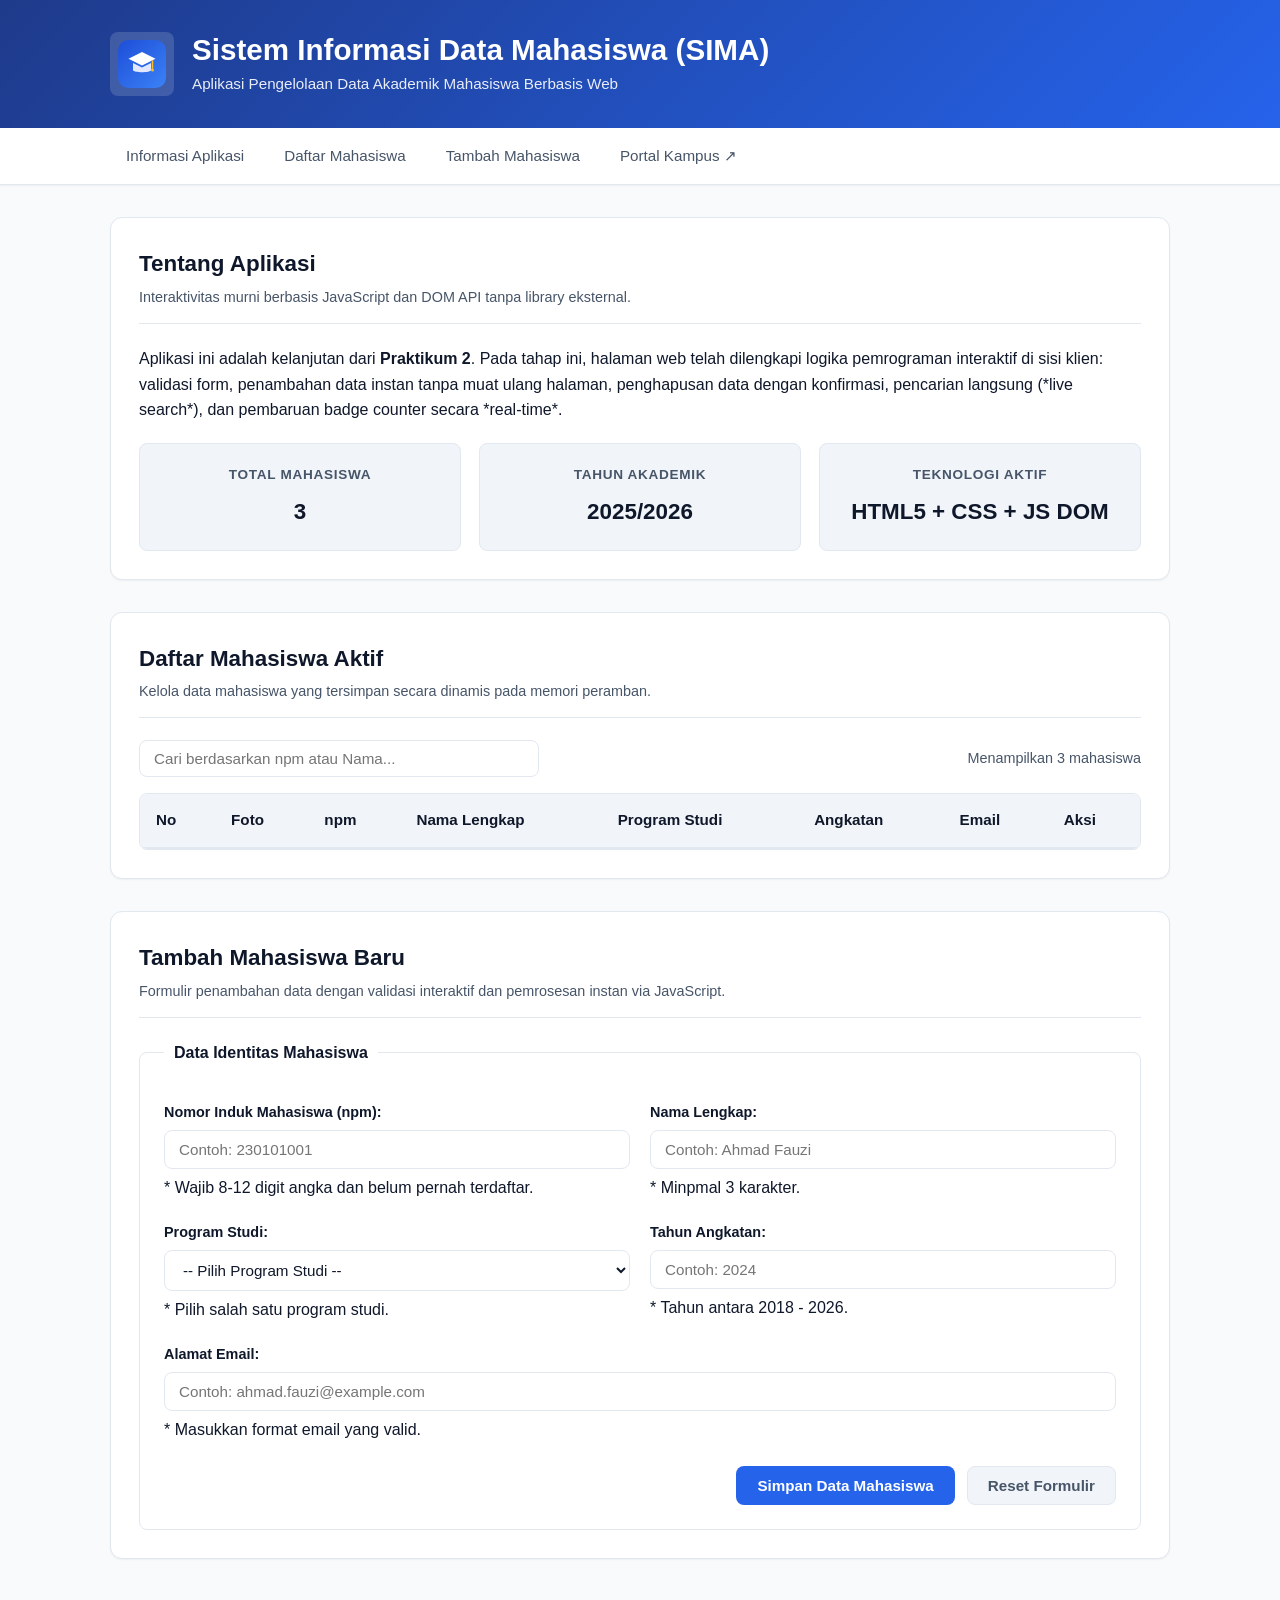
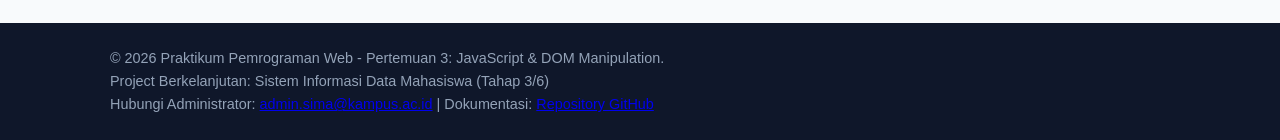
<file: index.html>
<!DOCTYPE html>
<html lang="id">
<head>
    <meta charset="UTF-8">
    <meta name="viewport" content="width=device-width, initial-scale=1.0">
    <title>Sistem Informasi Data Mahasiswa - Praktikum 3</title>
    <link rel="stylesheet" href="style.css">
</head>
<body>

    <!-- 1. Header Aplikasi -->
    <header class="site-header">
        <div class="container header-brand">
            <a href="index.html" class="brand-logo" title="Beranda SIMA">
                <img src="img/logo-sima.svg" alt="Logo Resmi SIMA Kampus" width="48" height="48">
            </a>
            <div>
                <h1>Sistem Informasi Data Mahasiswa (SIMA)</h1>
                <p>Aplikasi Pengelolaan Data Akademik Mahasiswa Berbasis Web</p>
            </div>
        </div>
    </header>

    <!-- 2. Navigation Bar Sticky -->
    <nav class="site-nav">
        <div class="container">
            <ul>
                <li><a href="#informasi">Informasi Aplikasi</a></li>
                <li><a href="#daftar-mahasiswa">Daftar Mahasiswa</a></li>
                <li><a href="#form-tambah">Tambah Mahasiswa</a></li>
                <li><a href="https://kampus.ac.id" target="_blank" rel="noopener noreferrer">Portal Kampus &UpperRightArrow;</a></li>
            </ul>
        </div>
    </nav>

    <!-- Konten Utama Halaman -->
    <main>
        <div class="container">

            <!-- Kotak Notifikasi Alert Dinamis (dikontrol oleh JS) -->
            <div id="alert-box" class="alert-box" role="alert"></div>

            <!-- 3. Section Informasi Aplikasi -->
            <section id="informasi" class="content-section">
                <div class="section-header">
                    <h2>Tentang Aplikasi</h2>
                    <p>Interaktivitas murni berbasis JavaScript dan DOM API tanpa library eksternal.</p>
                </div>
                <p>
                    Aplikasi ini adalah kelanjutan dari <strong>Praktikum 2</strong>. Pada tahap ini, 
                    halaman web telah dilengkapi logika pemrograman interaktif di sisi klien: validasi form, 
                    penambahan data instan tanpa muat ulang halaman, penghapusan data dengan konfirmasi, 
                    pencarian langsung (*live search*), dan pembaruan badge counter secara *real-time*.
                </p>

                <div class="info-grid">
                    <article class="info-card">
                        <h3>Total Mahasiswa</h3>
                        <p id="total-mahasiswa-badge" class="counter-highlight">3</p>
                    </article>
                    <article class="info-card">
                        <h3>Tahun Akademik</h3>
                        <p>2025/2026</p>
                    </article>
                    <article class="info-card">
                        <h3>Teknologi Aktif</h3>
                        <p>HTML5 + CSS + JS DOM</p>
                    </article>
                </div>
            </section>

            <!-- 4. Section Daftar Mahasiswa, Toolbar Pencarian & 5. Tabel Data -->
            <section id="daftar-mahasiswa" class="content-section">
                <div class="section-header">
                    <h2>Daftar Mahasiswa Aktif</h2>
                    <p>Kelola data mahasiswa yang tersimpan secara dinamis pada memori peramban.</p>
                </div>

                <!-- Toolbar Pencarian dan Ringkasan Jumlah -->
                <div class="table-toolbar">
                    <div class="search-box">
                        <input 
                            type="search" 
                            id="input-search" 
                            class="search-input" 
                            placeholder="Cari berdasarkan npm atau Nama...">
                    </div>
                    <div id="total-mahasiswa-info" class="status-summary">
                        Menampilkan 3 mahasiswa
                    </div>
                </div>

                <!-- Tabel Data Responsif -->
                <div class="table-responsive">
                    <table class="data-table">
                        <thead>
                            <tr>
                                <th>No</th>
                                <th>Foto</th>
                                <th>npm</th>
                                <th>Nama Lengkap</th>
                                <th>Program Studi</th>
                                <th>Angkatan</th>
                                <th>Email</th>
                                <th>Aksi</th>
                            </tr>
                        </thead>
                        <tbody id="tabel-body-mahasiswa">
                            <!-- Baris tabel akan di-generate secara dinamis oleh app.js -->
                        </tbody>
                    </table>
                </div>
            </section>

            <!-- 6. Section Form Tambah Mahasiswa dengan Validasi JS -->
            <section id="form-tambah" class="content-section">
                <div class="section-header">
                    <h2>Tambah Mahasiswa Baru</h2>
                    <p>Formulir penambahan data dengan validasi interaktif dan pemrosesan instan via JavaScript.</p>
                </div>

                <form id="form-tambah-mahasiswa" class="app-form" novalidate>
                    <fieldset>
                        <legend>Data Identitas Mahasiswa</legend>

                        <div class="form-grid">
                            <div class="form-group">
                                <label for="npm" class="form-label">Nomor Induk Mahasiswa (npm):</label>
                                <input 
                                    type="text" 
                                    id="npm" 
                                    name="npm" 
                                    class="form-input" 
                                    placeholder="Contoh: 230101001">
                                <span class="form-help">* Wajib 8-12 digit angka dan belum pernah terdaftar.</span>
                            </div>

                            <div class="form-group">
                                <label for="nama" class="form-label">Nama Lengkap:</label>
                                <input 
                                    type="text" 
                                    id="nama" 
                                    name="nama" 
                                    class="form-input" 
                                    placeholder="Contoh: Ahmad Fauzi">
                                <span class="form-help">* Minpmal 3 karakter.</span>
                            </div>

                            <div class="form-group">
                                <label for="program_studi" class="form-label">Program Studi:</label>
                                <select id="program_studi" name="program_studi" class="form-select">
                                    <option value="">-- Pilih Program Studi --</option>
                                    <option value="Teknik Informatika">Teknik Informatika</option>
                                    <option value="Sistem Informasi">Sistem Informasi</option>
                                    <option value="Teknologi Informasi">Teknologi Informasi</option>
                                    <option value="Rekayasa Perangkat Lunak">Rekayasa Perangkat Lunak</option>
                                </select>
                                <span class="form-help">* Pilih salah satu program studi.</span>
                            </div>

                            <div class="form-group">
                                <label for="angkatan" class="form-label">Tahun Angkatan:</label>
                                <input 
                                    type="number" 
                                    id="angkatan" 
                                    name="angkatan" 
                                    class="form-input" 
                                    placeholder="Contoh: 2024">
                                <span class="form-help">* Tahun antara 2018 - 2026.</span>
                            </div>

                            <div class="form-group full-width">
                                <label for="email" class="form-label">Alamat Email:</label>
                                <input 
                                    type="email" 
                                    id="email" 
                                    name="email" 
                                    class="form-input" 
                                    placeholder="Contoh: ahmad.fauzi@example.com">
                                <span class="form-help">* Masukkan format email yang valid.</span>
                            </div>
                        </div>

                        <div class="form-actions">
                            <button type="submit" class="btn btn-primary">Simpan Data Mahasiswa</button>
                            <button type="reset" class="btn btn-secondary">Reset Formulir</button>
                        </div>
                    </fieldset>
                </form>
            </section>

        </div>
    </main>

    <!-- 7. Footer -->
    <footer class="site-footer">
        <div class="container">
            <p>&copy; 2026 Praktikum Pemrograman Web - Pertemuan 3: JavaScript & DOM Manipulation.</p>
            <p>Project Berkelanjutan: Sistem Informasi Data Mahasiswa (Tahap 3/6)</p>
            <p>
                Hubungi Administrator: <a href="mailto:admin.sima@kampus.ac.id">admin.sima@kampus.ac.id</a> | 
                Dokumentasi: <a href="https://github.com" target="_blank" rel="noopener noreferrer">Repository GitHub</a>
            </p>
        </div>
    </footer>

    <!-- Tambahkan Script JavaScript Eksternal -->
    <script src="app.js"></script>
</body>
</html>
</file>
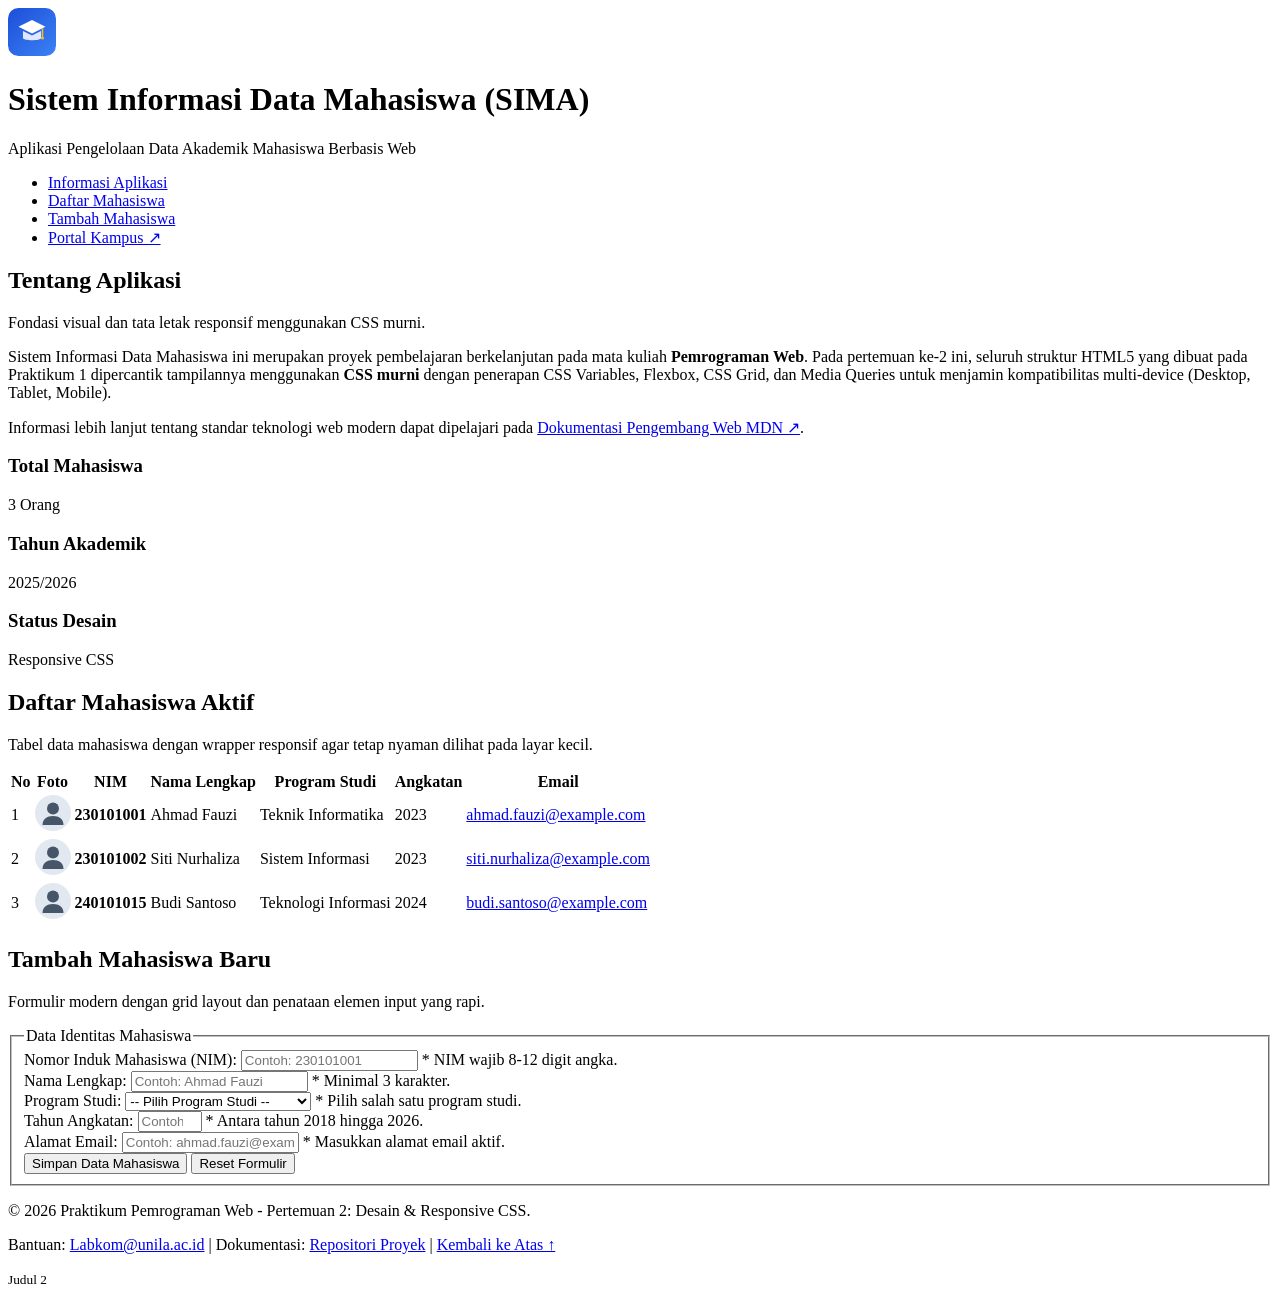
<file: 02/index.html>
<!DOCTYPE html>
<html lang="id">
<head>
    <meta charset="UTF-8">
    <meta name="viewport" content="width=device-width, initial-scale=1.0">
    <title>Sistem Informasi Data Mahasiswa - Praktikum 2</title>
    <!-- Hubungkan dengan stylesheet CSS murni (tanpa framework) -->

</head>
<body id="top">

    <!-- 1. Header Aplikasi -->
    <header class="site-header">
        <div class="container header-brand">
            <a href="index.html" class="brand-logo" title="Beranda SIMA">
                <img src="img/logo-sima.svg" alt="Logo Resmi SIMA Kampus" width="48" height="48">
            </a>
            <div>
                <h1>Sistem Informasi Data Mahasiswa (SIMA)</h1>
                <p>Aplikasi Pengelolaan Data Akademik Mahasiswa Berbasis Web</p>
            </div>
        </div>
    </header>

    <!-- 2. Navigation Bar Sticky -->
    <nav class="site-nav">
        <div class="container">
            <ul>
                <li><a href="#informasi">Informasi Aplikasi</a></li>
                <li><a href="#daftar-mahasiswa">Daftar Mahasiswa</a></li>
                <li><a href="#form-tambah">Tambah Mahasiswa</a></li>
                <li><a href="https://kampus.ac.id" target="_blank" rel="noopener noreferrer">Portal Kampus &UpperRightArrow;</a></li>
            </ul>
        </div>
    </nav>

    <!-- Konten Utama Halaman -->
    <main>
        <div class="container">

            <!-- 3. Section Informasi Aplikasi -->
            <section id="informasi" class="content-section">
                <div class="section-header">
                    <h2>Tentang Aplikasi</h2>
                    <p>Fondasi visual dan tata letak responsif menggunakan CSS murni.</p>
                </div>
                <div class="section-body">
                    <p>
                        Sistem Informasi Data Mahasiswa ini merupakan proyek pembelajaran berkelanjutan 
                        pada mata kuliah <strong>Pemrograman Web</strong>. Pada pertemuan ke-2 ini, seluruh 
                        struktur HTML5 yang dibuat pada Praktikum 1 dipercantik tampilannya menggunakan 
                        <strong>CSS murni</strong> dengan penerapan CSS Variables, Flexbox, CSS Grid, dan 
                        Media Queries untuk menjamin kompatibilitas multi-device (Desktop, Tablet, Mobile).
                    </p>
                    <p>
                        Informasi lebih lanjut tentang standar teknologi web modern dapat dipelajari pada 
                        <a href="https://developer.mozilla.org/id/" target="_blank" rel="noopener noreferrer" class="link-email">Dokumentasi Pengembang Web MDN &UpperRightArrow;</a>.
                    </p>
                </div>

                <!-- Grid Kartu Informasi Sistem -->
                <div class="info-grid">
                    <article class="info-card">
                        <h3>Total Mahasiswa</h3>
                        <p>3 Orang</p>
                    </article>
                    <article class="info-card">
                        <h3>Tahun Akademik</h3>
                        <p>2025/2026</p>
                    </article>
                    <article class="info-card">
                        <h3>Status Desain</h3>
                        <p>Responsive CSS</p>
                    </article>
                </div>
            </section>

            <!-- 4. Section Daftar Mahasiswa & 5. Tabel Data Mahasiswa -->
            <section id="daftar-mahasiswa" class="content-section">
                <div class="section-header">
                    <h2>Daftar Mahasiswa Aktif</h2>
                    <p>Tabel data mahasiswa dengan wrapper responsif agar tetap nyaman dilihat pada layar kecil.</p>
                </div>

                <!-- Wrapper overflow responsif untuk tabel -->
                <div class="table-responsive">
                    <table class="data-table">
                        <thead>
                            <tr>
                                <th>No</th>
                                <th>Foto</th>
                                <th>NIM</th>
                                <th>Nama Lengkap</th>
                                <th>Program Studi</th>
                                <th>Angkatan</th>
                                <th>Email</th>
                            </tr>
                        </thead>
                        <tbody>
                            <tr>
                                <td>1</td>
                                <td>
                                    <img src="img/avatar-default.svg" alt="Foto Ahmad Fauzi" class="avatar-img" width="36" height="36">
                                </td>
                                <td><strong>230101001</strong></td>
                                <td>Ahmad Fauzi</td>
                                <td><span class="badge">Teknik Informatika</span></td>
                                <td>2023</td>
                                <td><a href="mailto:ahmad.fauzi@example.com" class="link-email">ahmad.fauzi@example.com</a></td>
                            </tr>
                            <tr>
                                <td>2</td>
                                <td>
                                    <img src="img/avatar-default.svg" alt="Foto Siti Nurhaliza" class="avatar-img" width="36" height="36">
                                </td>
                                <td><strong>230101002</strong></td>
                                <td>Siti Nurhaliza</td>
                                <td><span class="badge">Sistem Informasi</span></td>
                                <td>2023</td>
                                <td><a href="mailto:siti.nurhaliza@example.com" class="link-email">siti.nurhaliza@example.com</a></td>
                            </tr>
                            <tr>
                                <td>3</td>
                                <td>
                                    <img src="img/avatar-default.svg" alt="Foto Budi Santoso" class="avatar-img" width="36" height="36">
                                </td>
                                <td><strong>240101015</strong></td>
                                <td>Budi Santoso</td>
                                <td><span class="badge">Teknologi Informasi</span></td>
                                <td>2024</td>
                                <td><a href="mailto:budi.santoso@example.com" class="link-email">budi.santoso@example.com</a></td>
                            </tr>
                        </tbody>
                    </table>
                </div>
            </section>

            <!-- 6. Section Form Tambah Mahasiswa -->
            <section id="form-tambah" class="content-section">
                <div class="section-header">
                    <h2>Tambah Mahasiswa Baru</h2>
                    <p>Formulir modern dengan grid layout dan penataan elemen input yang rapi.</p>
                </div>

                <form action="#" method="post" class="app-form">
                    <fieldset>
                        <legend>Data Identitas Mahasiswa</legend>

                        <div class="form-grid">
                            <div class="form-group">
                                <label for="nim" class="form-label">Nomor Induk Mahasiswa (NIM):</label>
                                <input 
                                    type="text" 
                                    id="nim" 
                                    name="nim" 
                                    class="form-input" 
                                    placeholder="Contoh: 230101001" 
                                    required 
                                    pattern="[0-9]{8,12}" 
                                    title="NIM harus berupa angka 8-12 digit">
                                <span class="form-help">* NIM wajib 8-12 digit angka.</span>
                            </div>

                            <div class="form-group">
                                <label for="nama" class="form-label">Nama Lengkap:</label>
                                <input 
                                    type="text" 
                                    id="nama" 
                                    name="nama" 
                                    class="form-input" 
                                    placeholder="Contoh: Ahmad Fauzi" 
                                    required 
                                    minlength="3" 
                                    maxlength="100">
                                <span class="form-help">* Minimal 3 karakter.</span>
                            </div>

                            <div class="form-group">
                                <label for="program_studi" class="form-label">Program Studi:</label>
                                <select id="program_studi" name="program_studi" class="form-select" required>
                                    <option value="">-- Pilih Program Studi --</option>
                                    <option value="Teknik Informatika">Teknik Informatika</option>
                                    <option value="Sistem Informasi">Sistem Informasi</option>
                                    <option value="Teknologi Informasi">Teknologi Informasi</option>
                                    <option value="Rekayasa Perangkat Lunak">Rekayasa Perangkat Lunak</option>
                                </select>
                                <span class="form-help">* Pilih salah satu program studi.</span>
                            </div>

                            <div class="form-group">
                                <label for="angkatan" class="form-label">Tahun Angkatan:</label>
                                <input 
                                    type="number" 
                                    id="angkatan" 
                                    name="angkatan" 
                                    class="form-input" 
                                    placeholder="Contoh: 2024" 
                                    required 
                                    min="2018" 
                                    max="2026">
                                <span class="form-help">* Antara tahun 2018 hingga 2026.</span>
                            </div>

                            <div class="form-group full-width">
                                <label for="email" class="form-label">Alamat Email:</label>
                                <input 
                                    type="email" 
                                    id="email" 
                                    name="email" 
                                    class="form-input" 
                                    placeholder="Contoh: ahmad.fauzi@example.com" 
                                    required>
                                <span class="form-help">* Masukkan alamat email aktif.</span>
                            </div>
                        </div>

                        <div class="form-actions">
                            <button type="submit" class="btn btn-primary">Simpan Data Mahasiswa</button>
                            <button type="reset" class="btn btn-secondary">Reset Formulir</button>
                        </div>
                    </fieldset>
                </form>
            </section>

        </div>
    </main>

    <!-- 7. Footer -->
    <footer class="site-footer">
        <div class="container">
            <p>&copy; 2026 Praktikum Pemrograman Web - Pertemuan 2: Desain & Responsive CSS.</p>
            <p>
                Bantuan: <a href="mailto:kelas@C">Labkom@unila.ac.id</a> | 
                Dokumentasi: <a href="https://github.com" target="_blank" rel="noopener noreferrer">Repositori Proyek</a> | 
                <a href="#top">Kembali ke Atas &uarr;</a>
            </p>
            <p><small>Judul 2</small></p>
        </div>
    </footer>

</body>
</html>
</file>
<file: style.css>
/* ==========================================================================
   Praktikum 3: Implementasi Interaktivitas Web Menggunakan JavaScript dan DOM
   Project: Sistem Informasi Data Mahasiswa (SIMA)
   Mewarisi & Memperluas Praktikum 2 (Native CSS)
   ========================================================================== */

/* 1. CSS Variables */
:root {
    --primary-color: #2563eb;
    --primary-hover: #1d4ed8;
    --primary-light: #eff6ff;
    --secondary-color: #64748b;
    --secondary-hover: #475569;
    --success-color: #10b981;
    --success-light: #ecfdf5;
    --danger-color: #ef4444;
    --danger-hover: #dc2626;
    --danger-light: #fef2f2;
    --warning-color: #f59e0b;
    
    --bg-page: #f8fafc;
    --bg-surface: #ffffff;
    --bg-surface-alt: #f1f5f9;
    
    --text-primary: #0f172a;
    --text-secondary: #475569;
    --text-muted: #94a3b8;
    --text-inverse: #ffffff;
    
    --border-color: #e2e8f0;
    --border-radius-sm: 4px;
    --border-radius-md: 8px;
    --border-radius-lg: 12px;
    
    --shadow-sm: 0 1px 2px 0 rgba(0, 0, 0, 0.05);
    --shadow-md: 0 4px 6px -1px rgba(0, 0, 0, 0.1), 0 2px 4px -2px rgba(0, 0, 0, 0.1);
    
    --font-main: -apple-system, BlinkMacSystemFont, "Segoe UI", Roboto, Oxygen, Ubuntu, Cantarell, "Helvetica Neue", sans-serif;
    --line-height-normal: 1.6;
}

/* 2. Reset & Base Styles */
*, *::before, *::after {
    box-sizing: border-box;
    margin: 0;
    padding: 0;
}

html {
    scroll-behavior: smooth;
}

body {
    font-family: var(--font-main);
    line-height: var(--line-height-normal);
    color: var(--text-primary);
    background-color: var(--bg-page);
    min-height: 100vh;
    display: flex;
    flex-direction: column;
}

.container {
    width: 100%;
    max-width: 1100px;
    margin-left: auto;
    margin-right: auto;
    padding-left: 20px;
    padding-right: 20px;
}

/* 3. Header */
.site-header {
    background: linear-gradient(135deg, #1e3a8a 0%, #2563eb 100%);
    color: var(--text-inverse);
    padding: 32px 0;
    box-shadow: var(--shadow-md);
}

.header-brand {
    display: flex;
    align-items: center;
    gap: 18px;
}

.brand-logo {
    display: flex;
    align-items: center;
    justify-content: center;
    background-color: rgba(255, 255, 255, 0.15);
    padding: 8px;
    border-radius: var(--border-radius-md);
    transition: transform 0.2s ease, background-color 0.2s ease;
}

.brand-logo:hover {
    transform: scale(1.05);
    background-color: rgba(255, 255, 255, 0.25);
}

.header-brand h1 {
    font-size: 1.85rem;
    font-weight: 700;
    line-height: 1.2;
    margin-bottom: 4px;
}

.header-brand p {
    font-size: 0.95rem;
    opacity: 0.9;
}

/* 4. Navigation Bar */
.site-nav {
    background-color: var(--bg-surface);
    border-bottom: 1px solid var(--border-color);
    position: sticky;
    top: 0;
    z-index: 100;
    box-shadow: var(--shadow-sm);
}

.site-nav ul {
    list-style: none;
    display: flex;
    gap: 8px;
    overflow-x: auto;
    padding: 6px 0;
}

.site-nav a {
    display: block;
    padding: 10px 16px;
    color: var(--text-secondary);
    text-decoration: none;
    font-weight: 500;
    font-size: 0.95rem;
    border-radius: var(--border-radius-sm);
    transition: all 0.2s ease;
    white-space: nowrap;
}

.site-nav a:hover {
    color: var(--primary-color);
    background-color: var(--primary-light);
}

/* 5. Main Content & Sections */
main {
    flex: 1;
    padding: 32px 0;
}

.content-section {
    background-color: var(--bg-surface);
    border: 1px solid var(--border-color);
    border-radius: var(--border-radius-lg);
    padding: 28px;
    margin-bottom: 32px;
    box-shadow: var(--shadow-sm);
}

.section-header {
    border-bottom: 1px solid var(--border-color);
    padding-bottom: 14px;
    margin-bottom: 22px;
}

.section-header h2 {
    font-size: 1.4rem;
    color: var(--text-primary);
    font-weight: 700;
}

.section-header p {
    font-size: 0.9rem;
    color: var(--text-secondary);
    margin-top: 4px;
}

/* Info Grid */
.info-grid {
    display: grid;
    grid-template-columns: repeat(auto-fit, minmax(220px, 1fr));
    gap: 18px;
    margin-top: 20px;
}

.info-card {
    background-color: var(--bg-surface-alt);
    border: 1px solid var(--border-color);
    border-radius: var(--border-radius-md);
    padding: 20px;
    text-align: center;
}

.info-card h3 {
    font-size: 0.85rem;
    text-transform: uppercase;
    letter-spacing: 0.05em;
    color: var(--text-secondary);
    margin-bottom: 8px;
}

.info-card p {
    font-size: 1.4rem;
    font-weight: 700;
    color: var(--text-primary);
}

.counter-highlight {
    color: var(--primary-color);
}

/* 6. Alert Notification Box (Dinamis dari JS) */
.alert-box {
    padding: 14px 18px;
    border-radius: var(--border-radius-md);
    margin-bottom: 20px;
    font-size: 0.95rem;
    font-weight: 500;
    display: none;
    animation: fadeIn 0.3s ease;
}

.alert-box.show {
    display: block;
}

.alert-success {
    background-color: var(--success-light);
    color: #065f46;
    border: 1px solid #a7f3d0;
}

.alert-danger {
    background-color: var(--danger-light);
    color: #991b1b;
    border: 1px solid #fecaca;
}

.alert-info {
    background-color: var(--primary-light);
    color: #1e40af;
    border: 1px solid #bfdbfe;
}

@keyframes fadeIn {
    from { opacity: 0; transform: translateY(-6px); }
    to { opacity: 1; transform: translateY(0); }
}

/* 7. Search Bar Container */
.table-toolbar {
    display: flex;
    justify-content: space-between;
    align-items: center;
    flex-wrap: wrap;
    gap: 12px;
    margin-bottom: 16px;
}

.search-box {
    position: relative;
    flex: 1;
    max-width: 400px;
}

.search-input {
    width: 100%;
    padding: 9px 14px;
    font-size: 0.95rem;
    border: 1.5px solid var(--border-color);
    border-radius: var(--border-radius-md);
    outline: none;
    transition: all 0.2s;
}

.search-input:focus {
    border-color: var(--primary-color);
    box-shadow: 0 0 0 3px rgba(37, 99, 235, 0.15);
}

.status-summary {
    font-size: 0.9rem;
    color: var(--text-secondary);
    font-weight: 500;
}

/* 8. Data Table */
.table-responsive {
    width: 100%;
    overflow-x: auto;
    border-radius: var(--border-radius-md);
    border: 1px solid var(--border-color);
}

.data-table {
    width: 100%;
    border-collapse: collapse;
    font-size: 0.95rem;
    text-align: left;
}

.data-table thead {
    background-color: var(--bg-surface-alt);
    border-bottom: 2px solid var(--border-color);
}

.data-table th {
    padding: 14px 16px;
    font-weight: 600;
    color: var(--text-primary);
    white-space: nowrap;
}

.data-table td {
    padding: 14px 16px;
    border-bottom: 1px solid var(--border-color);
    color: var(--text-secondary);
    vertical-align: middle;
}

.data-table tbody tr:hover {
    background-color: #f8fafc;
}

.avatar-img {
    width: 36px;
    height: 36px;
    border-radius: 50%;
    object-fit: cover;
    display: block;
}

.badge {
    display: inline-block;
    padding: 4px 10px;
    font-size: 0.8rem;
    font-weight: 600;
    border-radius: 9999px;
    background-color: var(--primary-light);
    color: var(--primary-color);
}

.link-email {
    color: var(--primary-color);
    text-decoration: none;
}

.link-email:hover {
    text-decoration: underline;
}

.empty-row {
    text-align: center;
    padding: 32px !important;
    color: var(--text-muted);
    font-style: italic;
}

/* 9. Form Styles */
.app-form fieldset {
    border: 1px solid var(--border-color);
    border-radius: var(--border-radius-md);
    padding: 24px;
}

.app-form legend {
    font-size: 1rem;
    font-weight: 600;
    color: var(--text-primary);
    padding: 0 10px;
}

.form-grid {
    display: grid;
    grid-template-columns: repeat(2, 1fr);
    gap: 20px;
    margin-top: 12px;
}

.form-group {
    display: flex;
    flex-direction: column;
    gap: 6px;
}

.form-group.full-width {
    grid-column: 1 / -1;
}

.form-group label {
    font-size: 0.9rem;
    font-weight: 600;
    color: var(--text-primary);
}

.required {
    color: var(--danger-color);
}

.form-group input,
.form-group select {
    padding: 10px 14px;
    font-size: 0.95rem;
    border: 1px solid var(--border-color);
    border-radius: var(--border-radius-md);
    background-color: var(--bg-surface);
    color: var(--text-primary);
    outline: none;
    transition: all 0.2s ease;
}

.form-group input:focus,
.form-group select:focus {
    border-color: var(--primary-color);
    box-shadow: 0 0 0 3px rgba(37, 99, 235, 0.15);
}

.form-actions {
    display: flex;
    justify-content: flex-end;
    gap: 12px;
    margin-top: 24px;
}

/* 10. Buttons */
.btn {
    display: inline-flex;
    align-items: center;
    justify-content: center;
    padding: 10px 20px;
    font-size: 0.95rem;
    font-weight: 600;
    border-radius: var(--border-radius-md);
    border: 1px solid transparent;
    cursor: pointer;
    transition: all 0.2s ease;
    text-decoration: none;
}

.btn-primary {
    background-color: var(--primary-color);
    color: var(--text-inverse);
}

.btn-primary:hover {
    background-color: var(--primary-hover);
}

.btn-secondary {
    background-color: var(--bg-surface-alt);
    color: var(--text-secondary);
    border-color: var(--border-color);
}

.btn-secondary:hover {
    background-color: #e2e8f0;
    color: var(--text-primary);
}

.btn-danger {
    background-color: var(--danger-color);
    color: var(--text-inverse);
}

.btn-danger:hover {
    background-color: var(--danger-hover);
}

.btn-sm {
    padding: 6px 12px;
    font-size: 0.85rem;
}

/* 11. Footer */
.site-footer {
    background-color: #0f172a;
    color: #94a3b8;
    padding: 24px 0;
    font-size: 0.9rem;
    margin-top: auto;
}

.footer-content {
    display: flex;
    justify-content: space-between;
    align-items: center;
    flex-wrap: wrap;
    gap: 12px;
}

/* 12. Media Queries */
@media (max-width: 768px) {
    .form-grid {
        grid-template-columns: 1fr;
    }
    
    .header-brand {
        flex-direction: column;
        text-align: center;
    }
    
    .table-toolbar {
        flex-direction: column;
        align-items: stretch;
    }
    
    .search-box {
        max-width: 100%;
    }
    
    .footer-content {
        flex-direction: column;
        text-align: center;
    }
}
</file>
